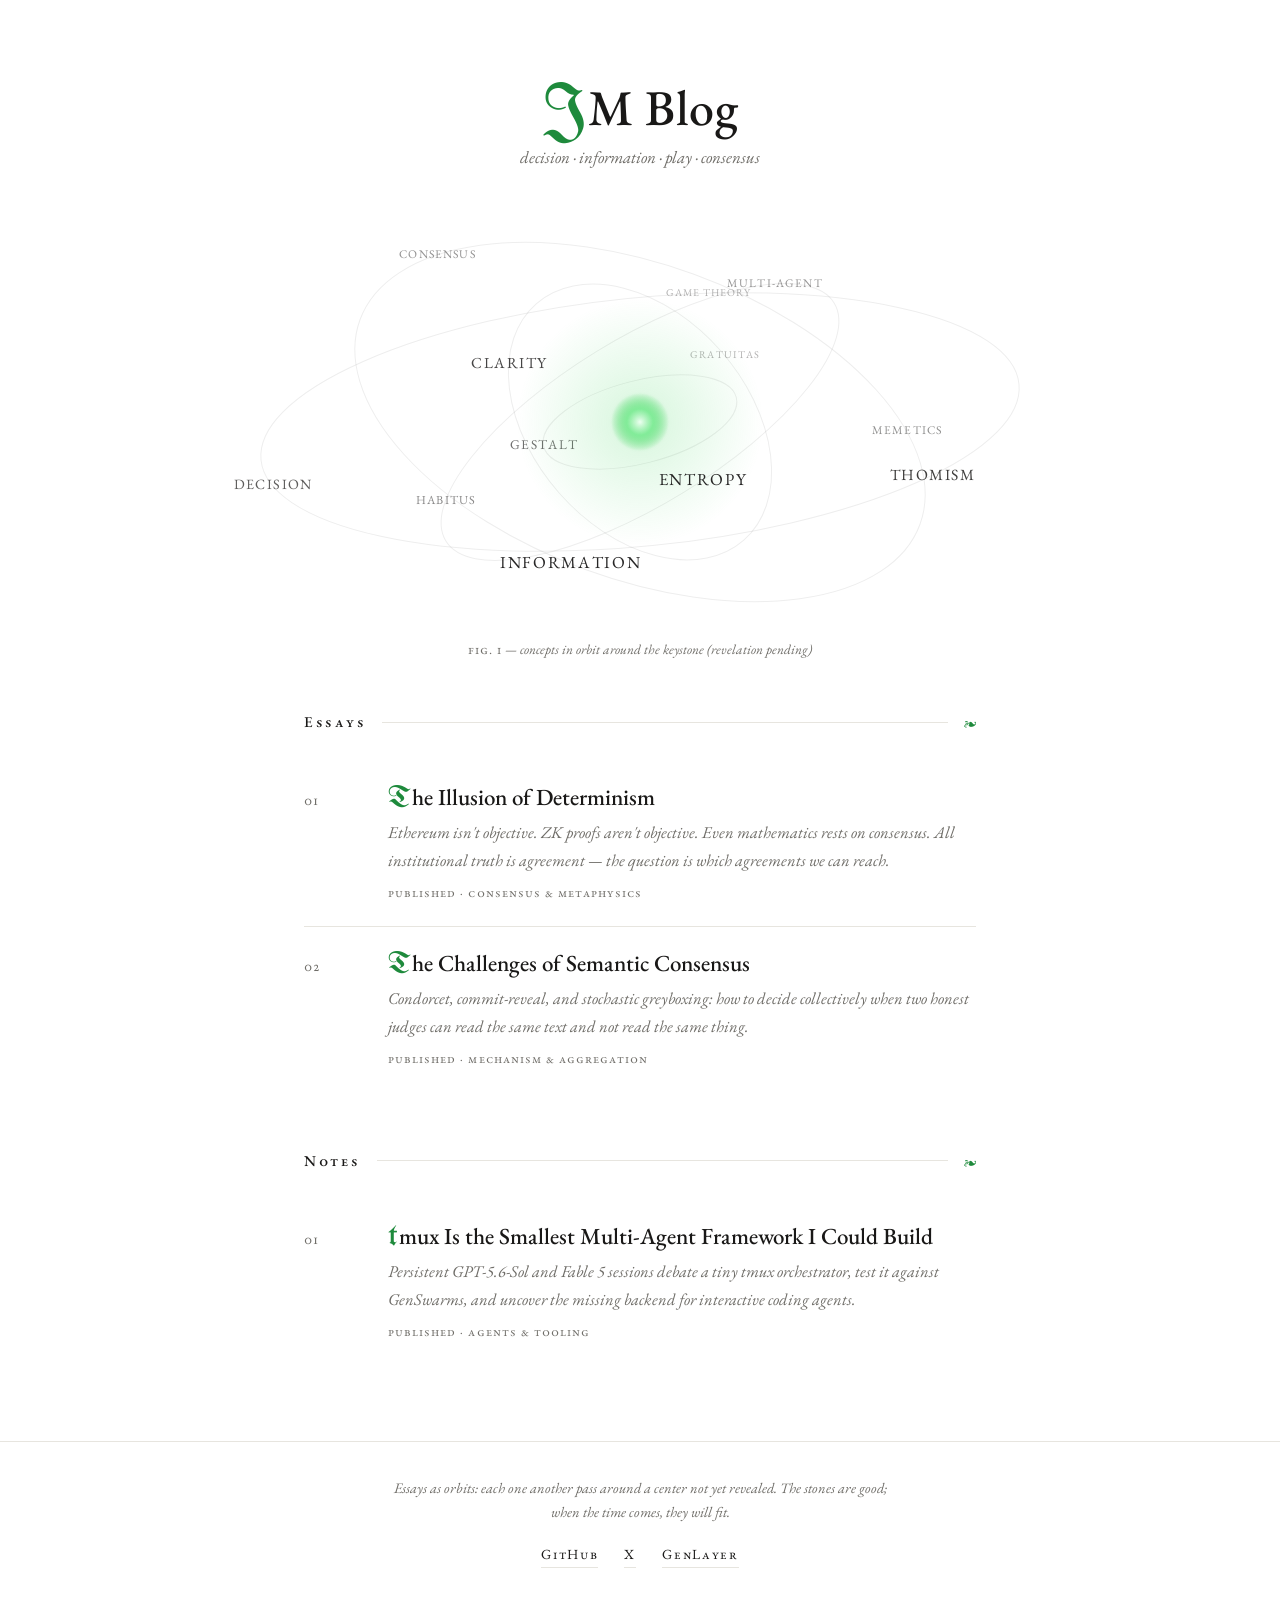
<file: index.html>
<!DOCTYPE html>
<html lang="en">
<head>
  <meta charset="utf-8">
  <meta name="viewport" content="width=device-width, initial-scale=1">
  <meta name="description" content="Essays in Orkish Thomism: decision, information, play, and consensus.">
  <meta name="theme-color" content="#ffffff">
  <title>JM Blog</title>
  <link rel="preconnect" href="https://fonts.googleapis.com">
  <link rel="preconnect" href="https://fonts.gstatic.com" crossorigin>
  <link href="https://fonts.googleapis.com/css2?family=EB+Garamond:ital,wght@0,400;0,500;1,400&family=UnifrakturMaguntia&display=swap" rel="stylesheet">
  <link rel="stylesheet" href="css/style.css">
  <link rel="icon" href="data:image/svg+xml,<svg xmlns='http://www.w3.org/2000/svg' viewBox='0 0 100 100'><text y='.9em' font-size='90'>❧</text></svg>">
</head>
<body>
  <a class="skip-link" href="#essays">Skip to essays</a>

  <header class="masthead">
    <div class="wrap">
      <h1 class="site-title"><span class="versal">J</span>M Blog</h1>
      <p class="tagline">decision · information · play · consensus</p>
    </div>
  </header>

  <main>
    <figure class="orbit-hero" aria-labelledby="orbit-caption">
      <canvas id="orbits" width="900" height="430" role="img" aria-label="Concepts orbiting a core of green light">
        Decision, information, consensus, and other concepts orbit a common center.
      </canvas>
      <figcaption class="orbit-caption" id="orbit-caption"><span class="k">fig. i</span> — concepts in orbit around the keystone <em>(revelation pending)</em></figcaption>
    </figure>

    <div class="catalog" id="essays">
      <div class="wrap">
        <section class="section" aria-labelledby="essays-heading">
          <div class="section-heading">
            <h2 id="essays-heading">Essays</h2>
            <div class="rule" aria-hidden="true"></div>
            <span class="ornament" aria-hidden="true">❧</span>
          </div>

          <article class="essay-entry">
            <div class="essay-number">01</div>
            <div>
              <h3 class="essay-title"><a href="posts/illusion-of-determinism.html"><span class="init">T</span>he Illusion of Determinism</a></h3>
              <p class="abstract">Ethereum isn't objective. ZK proofs aren't objective. Even mathematics rests on consensus. All institutional truth is agreement — the question is which agreements we can reach.</p>
              <p class="entry-meta">published · consensus &amp; metaphysics</p>
            </div>
          </article>

          <article class="essay-entry">
            <div class="essay-number">02</div>
            <div>
              <h3 class="essay-title"><a href="posts/semantic-consensus.html"><span class="init">T</span>he Challenges of Semantic Consensus</a></h3>
              <p class="abstract">Condorcet, commit-reveal, and stochastic greyboxing: how to decide collectively when two honest judges can read the same text and not read the same thing.</p>
              <p class="entry-meta">published · mechanism &amp; aggregation</p>
            </div>
          </article>

        </section>

        <section class="section" aria-labelledby="notes-heading">
          <div class="section-heading">
            <h2 id="notes-heading">Notes</h2>
            <div class="rule" aria-hidden="true"></div>
            <span class="ornament" aria-hidden="true">❧</span>
          </div>

          <article class="essay-entry">
            <div class="essay-number">01</div>
            <div>
              <h3 class="essay-title"><a href="skills/tmux-multi-agent-orchestrator.html"><span class="init">t</span>mux Is the Smallest Multi-Agent Framework I Could Build</a></h3>
              <p class="abstract">Persistent GPT-5.6-Sol and Fable 5 sessions debate a tiny tmux orchestrator, test it against GenSwarms, and uncover the missing backend for interactive coding agents.</p>
              <p class="entry-meta">published · agents &amp; tooling</p>
            </div>
          </article>
        </section>
      </div>
    </div>
  </main>

  <footer class="site-footer">
    <div class="wrap">
      <p class="colophon">Essays as orbits: each one another pass around a center not yet revealed. The stones are good; when the time comes, they will fit.</p>
      <div class="footer-links">
        <a href="https://github.com/jmlago" rel="me">GitHub</a>
        <a href="https://x.com/josemlago" rel="me">X</a>
        <a href="https://genlayer.com">GenLayer</a>
      </div>
    </div>
  </footer>

  <script>
  "use strict";
  (() => {
    const canvas = document.getElementById("orbits");
    const context = canvas.getContext("2d");
    if (!context) return;

    const reducedMotion = window.matchMedia("(prefers-reduced-motion: reduce)").matches;
    const orbitSpeed = 0.35;
    const concepts = [
      { text: "THOMISM", a: 0.92, b: 0.30, tilt: -0.10, speed: 0.00050, phase: 0.4 },
      { text: "DECISION", a: 0.92, b: 0.30, tilt: -0.10, speed: 0.00050, phase: 2.6 },
      { text: "GAME THEORY", a: 0.92, b: 0.30, tilt: -0.10, speed: 0.00050, phase: 4.6 },
      { text: "INFORMATION", a: 0.72, b: 0.38, tilt: 0.35, speed: 0.00066, phase: 1.2 },
      { text: "CONSENSUS", a: 0.72, b: 0.38, tilt: 0.35, speed: 0.00066, phase: 3.3 },
      { text: "MEMETICS", a: 0.72, b: 0.38, tilt: 0.35, speed: 0.00066, phase: 5.3 },
      { text: "ENTROPY", a: 0.55, b: 0.20, tilt: -0.55, speed: 0.00088, phase: 0.9 },
      { text: "HABITUS", a: 0.55, b: 0.20, tilt: -0.55, speed: 0.00088, phase: 3.0 },
      { text: "MULTI-AGENT", a: 0.55, b: 0.20, tilt: -0.55, speed: 0.00088, phase: 5.1 },
      { text: "CLARITY", a: 0.38, b: 0.26, tilt: 0.85, speed: 0.00115, phase: 1.8 },
      { text: "GRATUITAS", a: 0.38, b: 0.26, tilt: 0.85, speed: 0.00115, phase: 4.0 },
      { text: "GESTALT", a: 0.24, b: 0.10, tilt: -0.25, speed: 0.00150, phase: 2.2 }
    ];
    const rings = [
      { a: 0.92, b: 0.30, tilt: -0.10 },
      { a: 0.72, b: 0.38, tilt: 0.35 },
      { a: 0.55, b: 0.20, tilt: -0.55 },
      { a: 0.38, b: 0.26, tilt: 0.85 },
      { a: 0.24, b: 0.10, tilt: -0.25 }
    ];

    let width;
    let height;
    let centerX;
    let centerY;
    let radius;
    let animationFrame = 0;
    let resizeFrame = 0;

    function resize() {
      const pixelRatio = Math.min(window.devicePixelRatio || 1, 2);
      width = canvas.parentElement.clientWidth;
      height = Math.max(300, Math.min(460, Math.round(width * 0.48)));
      canvas.width = Math.round(width * pixelRatio);
      canvas.height = Math.round(height * pixelRatio);
      canvas.style.height = `${height}px`;
      centerX = width / 2;
      centerY = height / 2;
      radius = Math.min(width * (width < 560 ? 0.36 : 0.46), height * 1.05);
      context.setTransform(pixelRatio, 0, 0, pixelRatio, 0, 0);
    }

    function position(concept, time) {
      const angle = concept.phase + time * concept.speed * orbitSpeed;
      const x = Math.cos(angle) * concept.a * radius;
      const y = Math.sin(angle) * concept.b * radius;
      const cos = Math.cos(concept.tilt);
      const sin = Math.sin(concept.tilt);
      return {
        x: centerX + x * cos - y * sin,
        y: centerY + x * sin + y * cos,
        depth: Math.sin(angle)
      };
    }

    function drawWord(item) {
      const { concept, point } = item;
      const typeScale = width < 560 ? 0.84 : 1;
      const size = (13.5 + point.depth * 3.2) * typeScale;
      const alpha = 0.34 + ((point.depth + 1) / 2) * 0.6;
      const spacing = size * 0.10;
      const characters = Array.from(concept.text);
      context.font = `${size}px "EB Garamond", Georgia, serif`;
      const widths = characters.map((character) => context.measureText(character).width);
      const total = widths.reduce((sum, value) => sum + value, 0) + spacing * (characters.length - 1);

      context.save();
      context.translate(point.x, point.y);
      context.fillStyle = `rgba(25, 24, 23, ${alpha.toFixed(3)})`;
      context.textAlign = "center";
      context.textBaseline = "middle";
      let x = -total / 2;
      characters.forEach((character, index) => {
        context.fillText(character, x + widths[index] / 2, 0);
        x += widths[index] + spacing;
      });
      context.restore();
    }

    function draw(time) {
      context.clearRect(0, 0, width, height);
      context.strokeStyle = "rgba(25, 24, 23, 0.07)";
      context.lineWidth = 1;

      rings.forEach((ring) => {
        context.save();
        context.translate(centerX, centerY);
        context.rotate(ring.tilt);
        context.beginPath();
        context.ellipse(0, 0, ring.a * radius, ring.b * radius, 0, 0, Math.PI * 2);
        context.stroke();
        context.restore();
      });

      const visibleConcepts = width < 560
        ? concepts.filter((concept) => !["GAME THEORY", "MEMETICS", "MULTI-AGENT"].includes(concept.text))
        : concepts;
      const items = visibleConcepts
        .map((concept) => ({ concept, point: position(concept, time) }))
        .sort((left, right) => left.point.depth - right.point.depth);

      items.filter((item) => item.point.depth < 0).forEach(drawWord);

      const pulse = reducedMotion ? 0 : Math.sin(time * 0.0011) * 0.5 + 0.5;
      const coreRadius = 10 + pulse * 2.2;
      let glow = context.createRadialGradient(centerX, centerY, 0, centerX, centerY, 110 + pulse * 14);
      glow.addColorStop(0, "rgba(67, 214, 95, 0.50)");
      glow.addColorStop(0.25, "rgba(67, 214, 95, 0.16)");
      glow.addColorStop(1, "rgba(67, 214, 95, 0)");
      context.fillStyle = glow;
      context.beginPath();
      context.arc(centerX, centerY, 110 + pulse * 14, 0, Math.PI * 2);
      context.fill();

      glow = context.createRadialGradient(centerX, centerY, 0, centerX, centerY, coreRadius * 2.4);
      glow.addColorStop(0, "rgba(240, 255, 243, 0.98)");
      glow.addColorStop(0.45, "rgba(120, 235, 145, 0.85)");
      glow.addColorStop(1, "rgba(67, 214, 95, 0)");
      context.fillStyle = glow;
      context.beginPath();
      context.arc(centerX, centerY, coreRadius * 2.4, 0, Math.PI * 2);
      context.fill();

      items.filter((item) => item.point.depth >= 0).forEach(drawWord);
    }

    function loop(time) {
      draw(time);
      animationFrame = window.requestAnimationFrame(loop);
    }

    function renderStill() {
      draw(9000);
    }

    window.addEventListener("resize", () => {
      window.cancelAnimationFrame(resizeFrame);
      resizeFrame = window.requestAnimationFrame(() => {
        resize();
        if (reducedMotion) renderStill();
      });
    });

    document.addEventListener("visibilitychange", () => {
      if (reducedMotion) return;
      if (document.hidden) {
        window.cancelAnimationFrame(animationFrame);
        animationFrame = 0;
      } else if (!animationFrame) {
        animationFrame = window.requestAnimationFrame(loop);
      }
    });

    resize();
    if (reducedMotion) {
      renderStill();
      if (document.fonts) document.fonts.ready.then(renderStill);
    } else {
      animationFrame = window.requestAnimationFrame(loop);
    }
  })();
  </script>
</body>
</html>
</file>
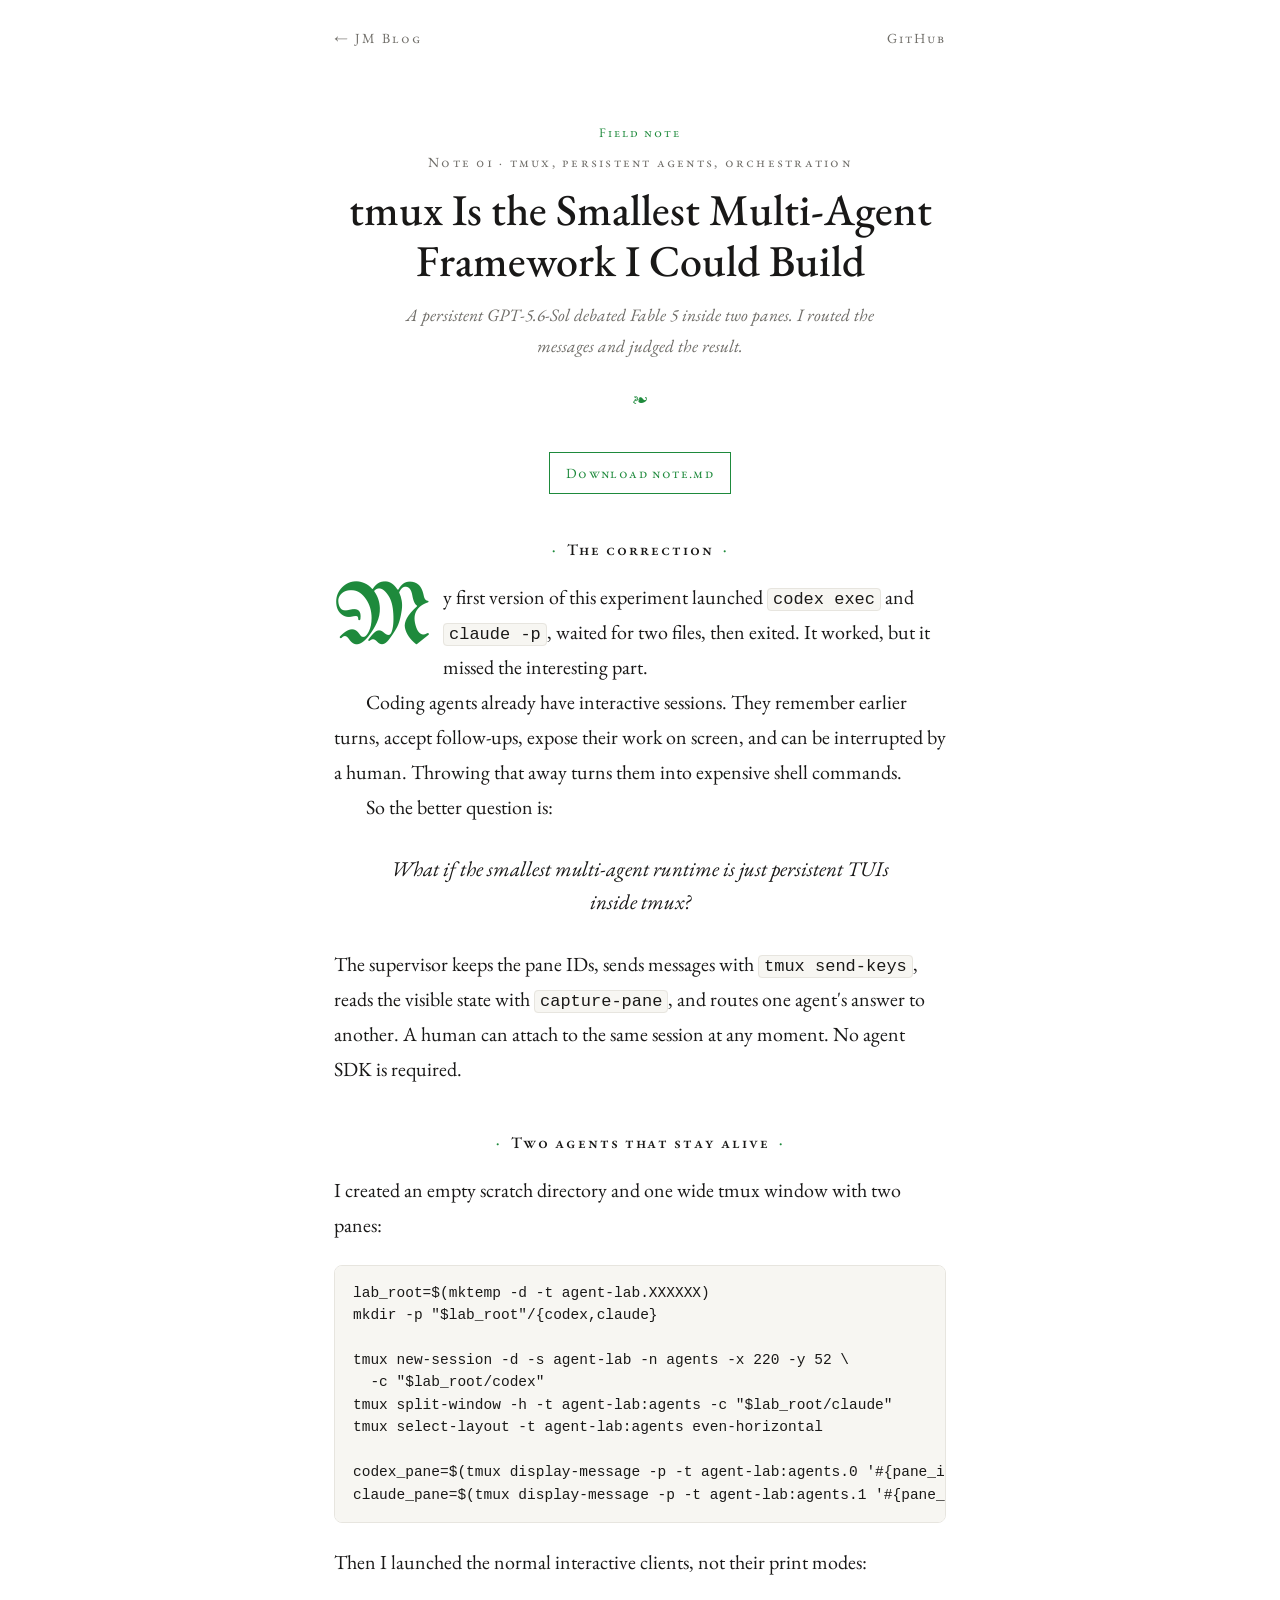
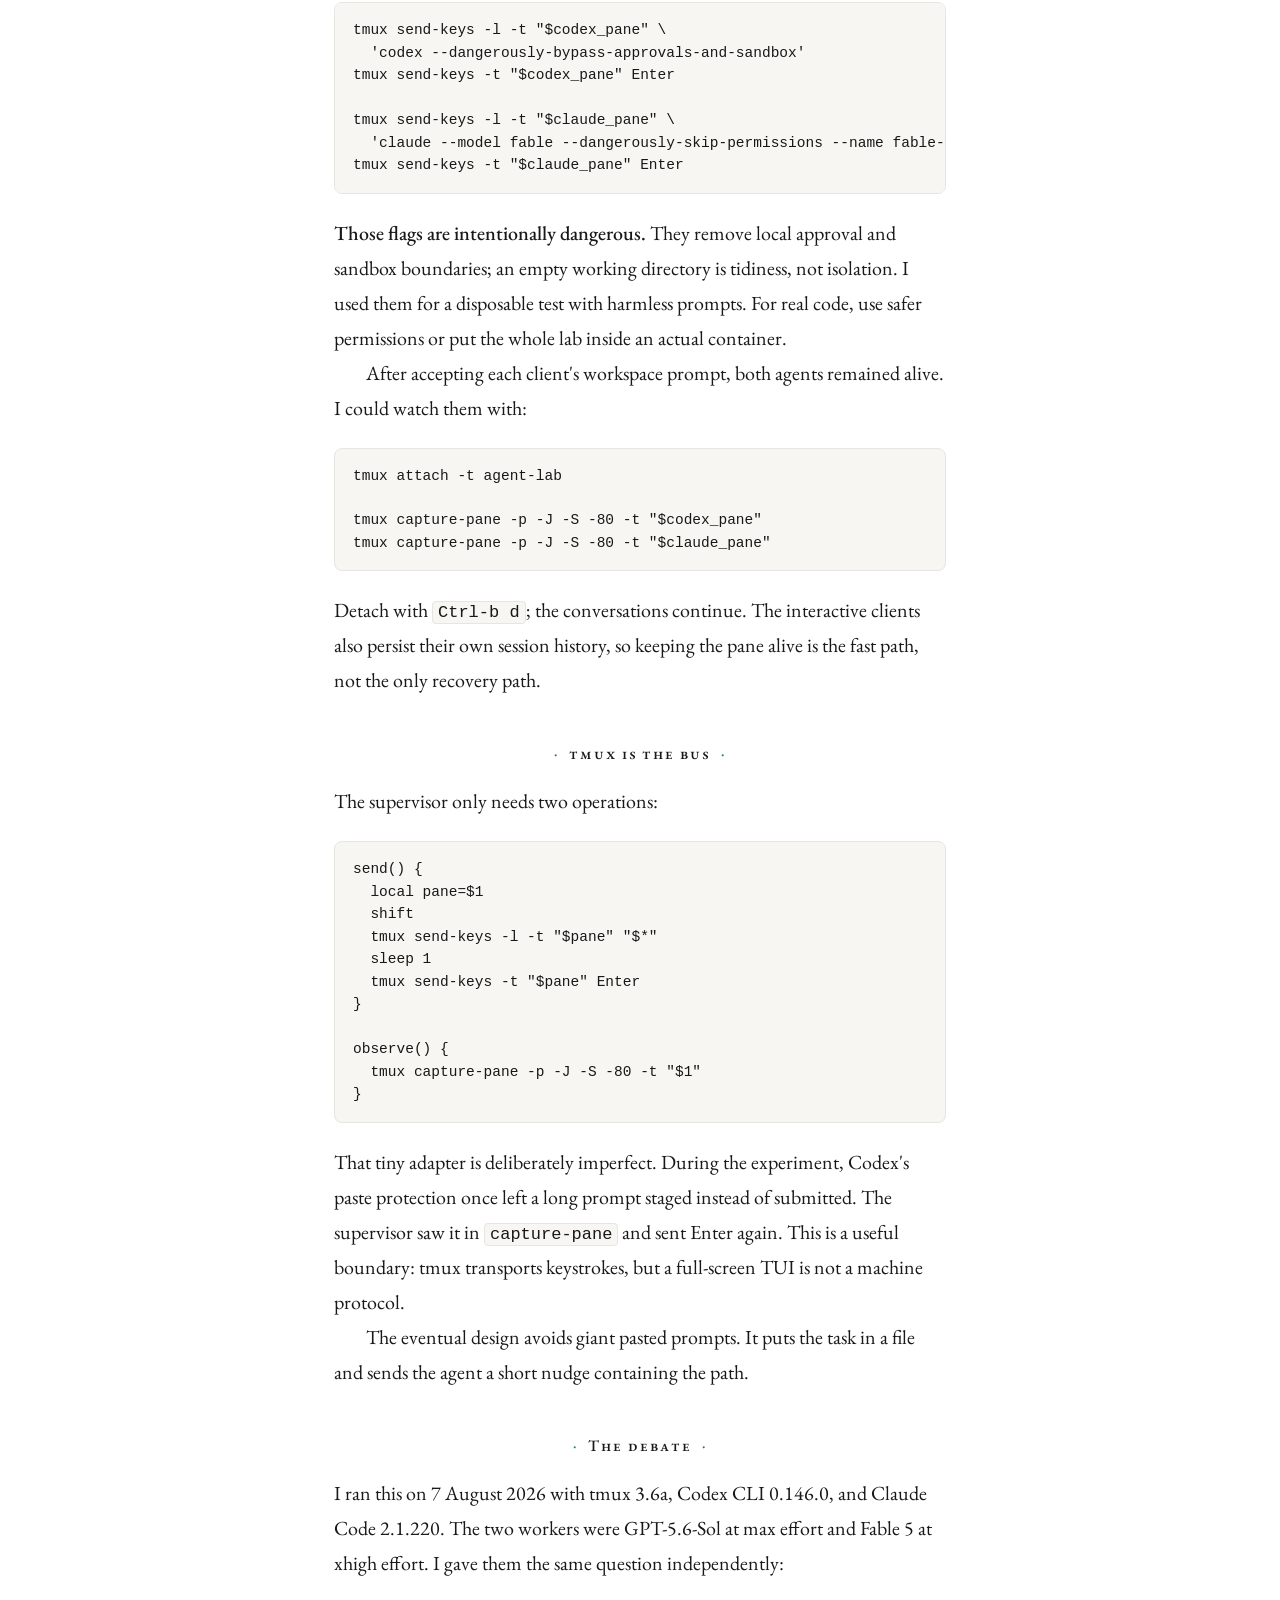
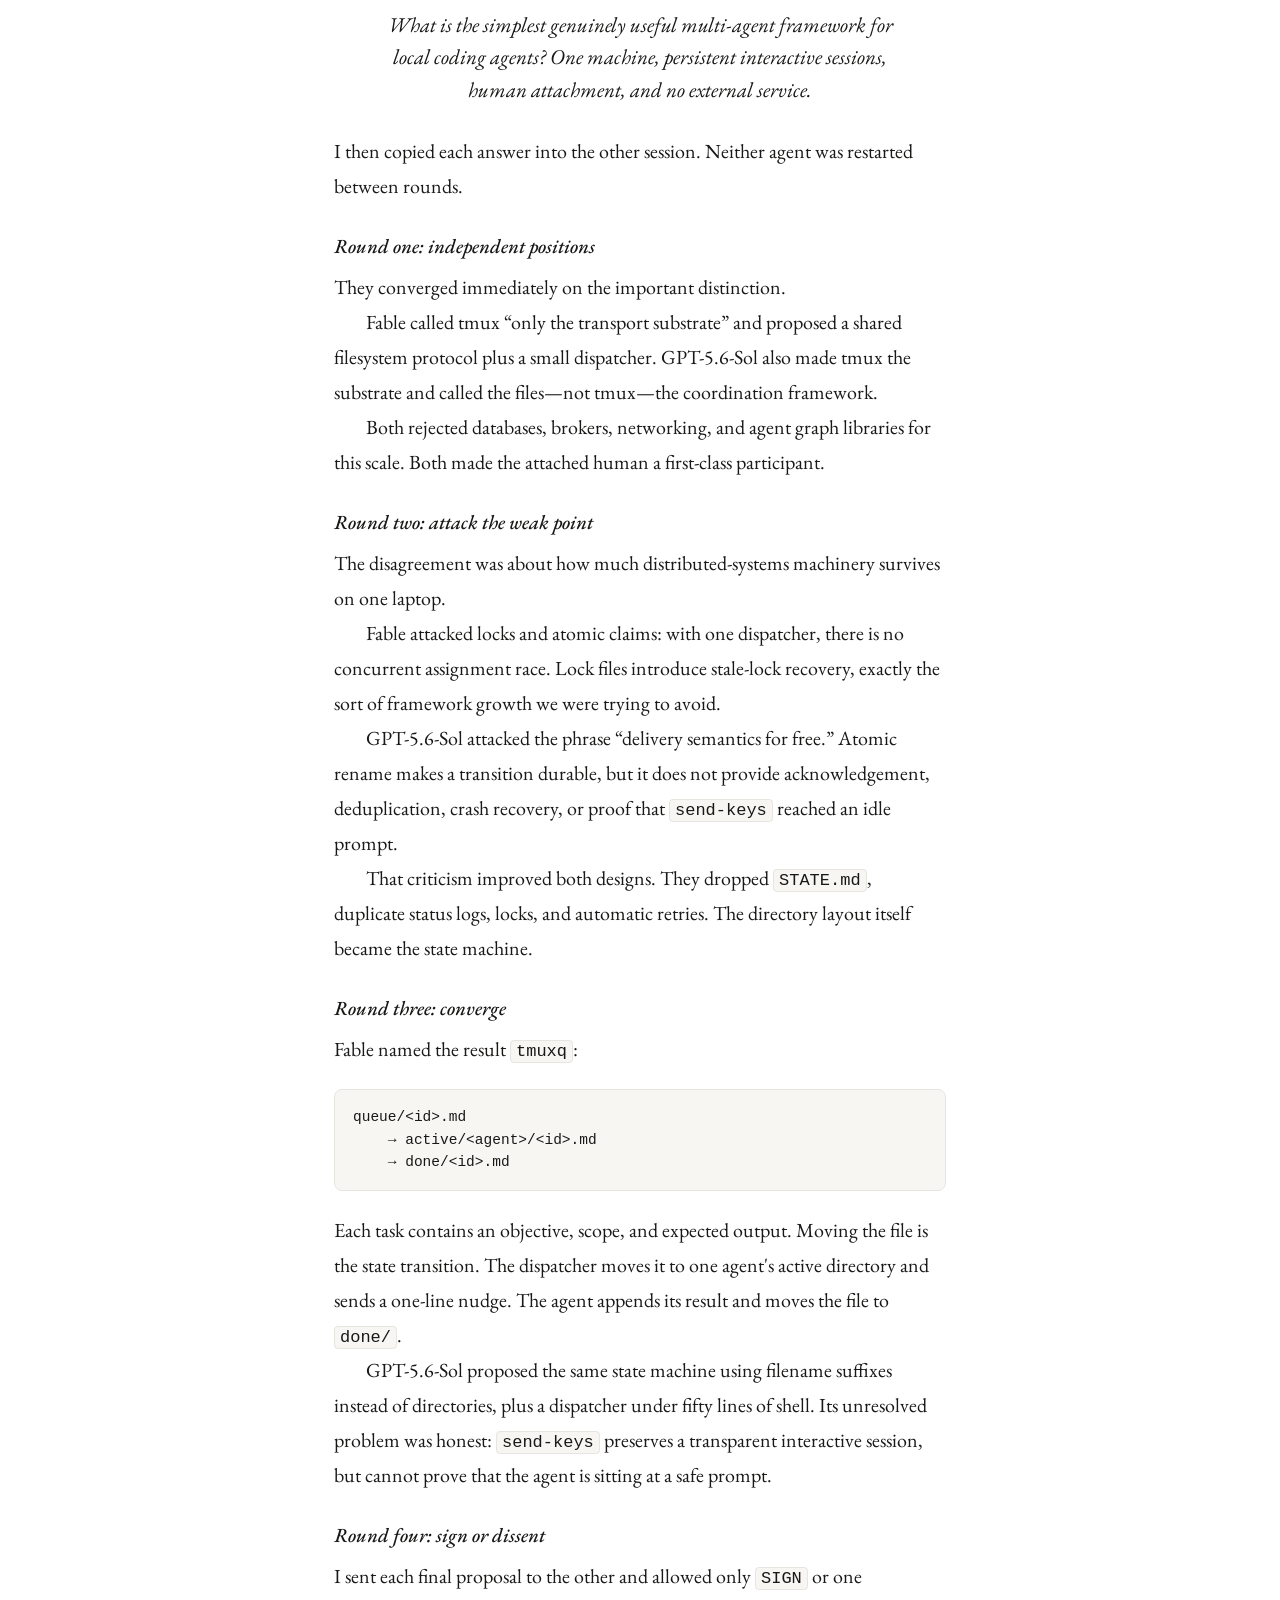
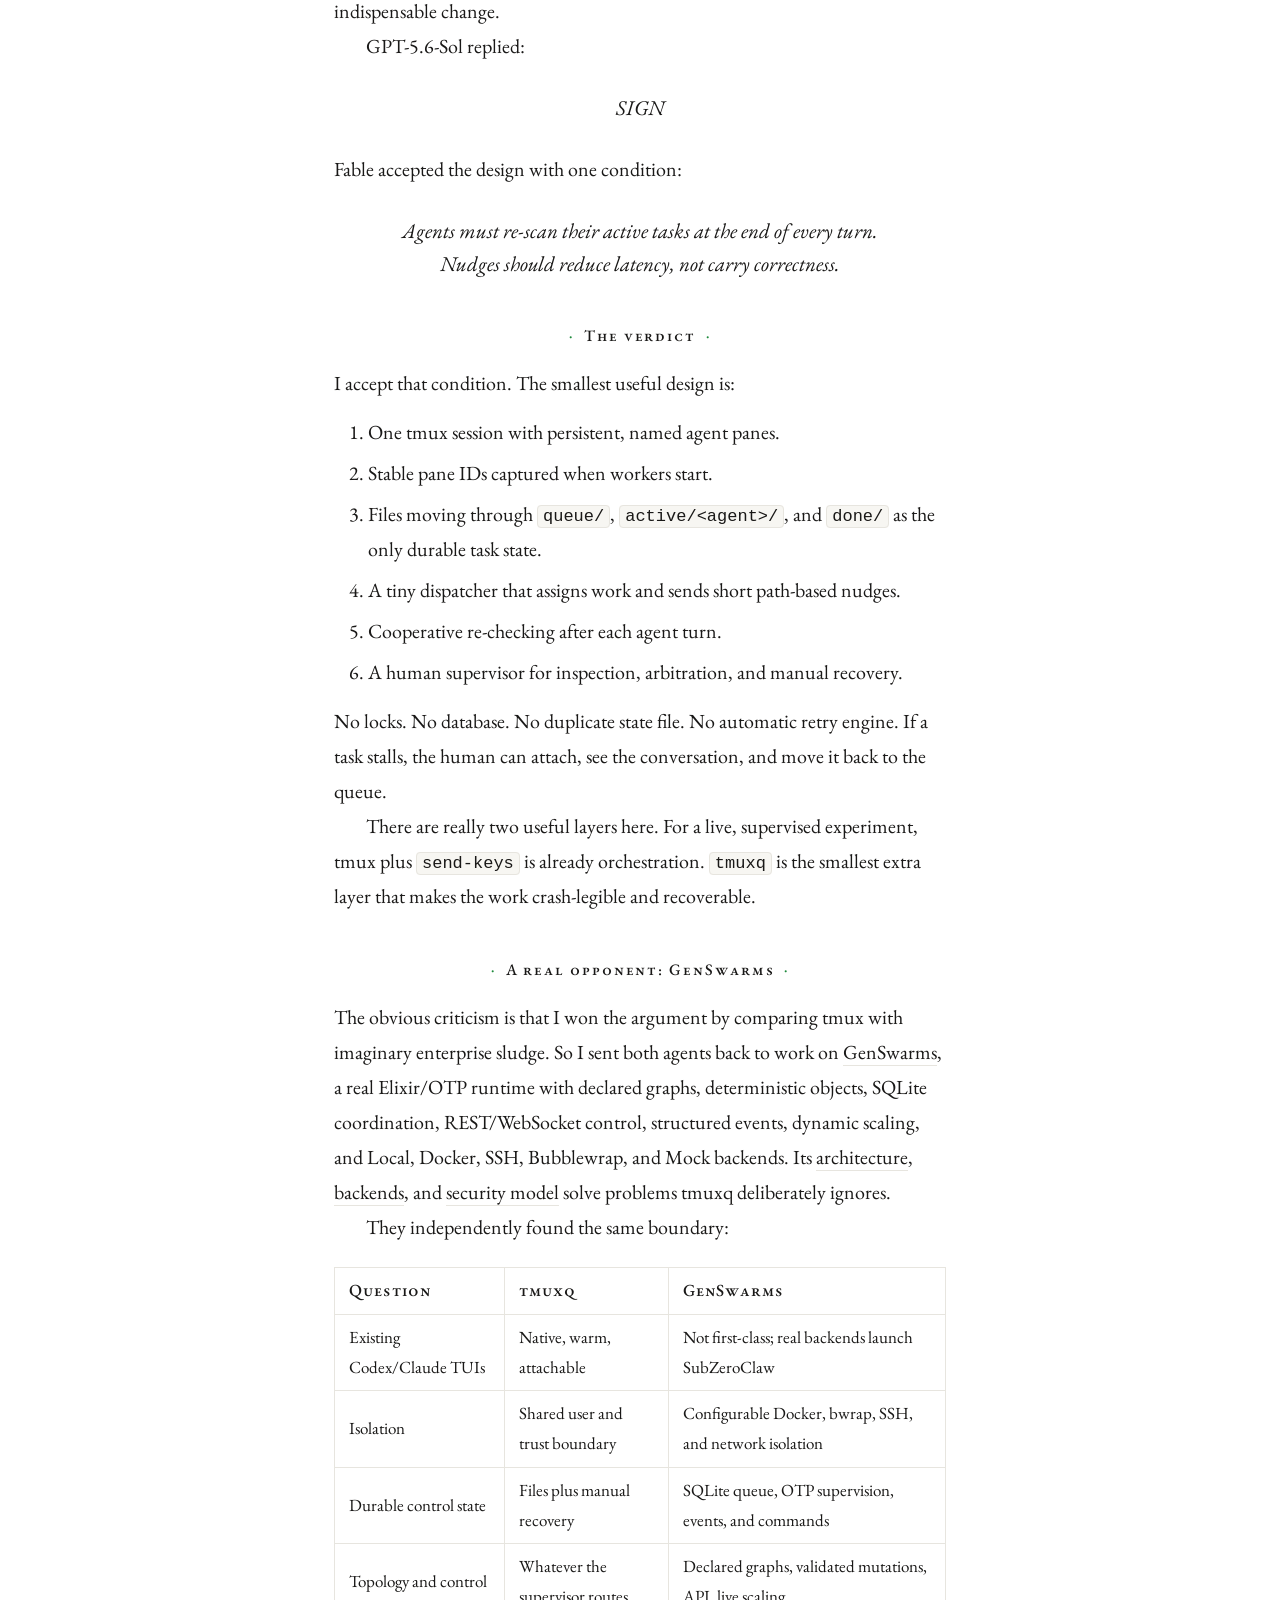
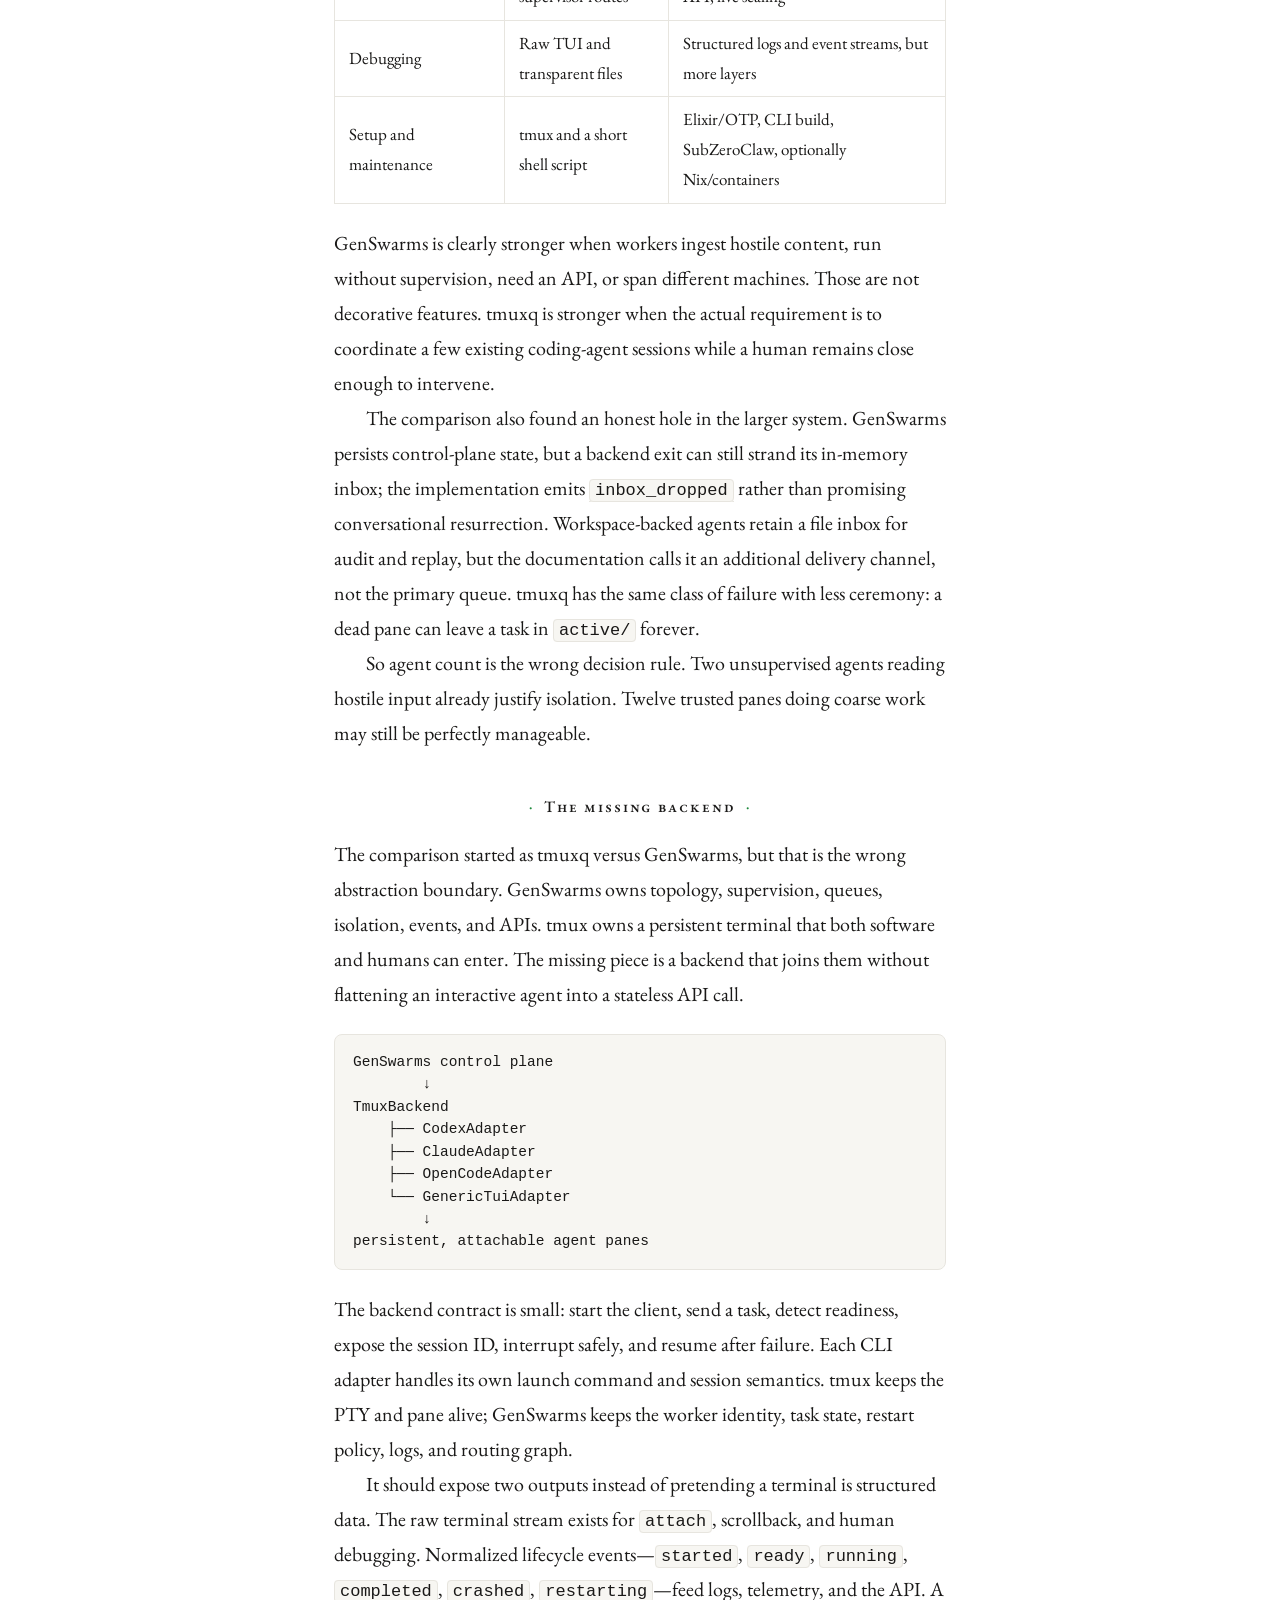
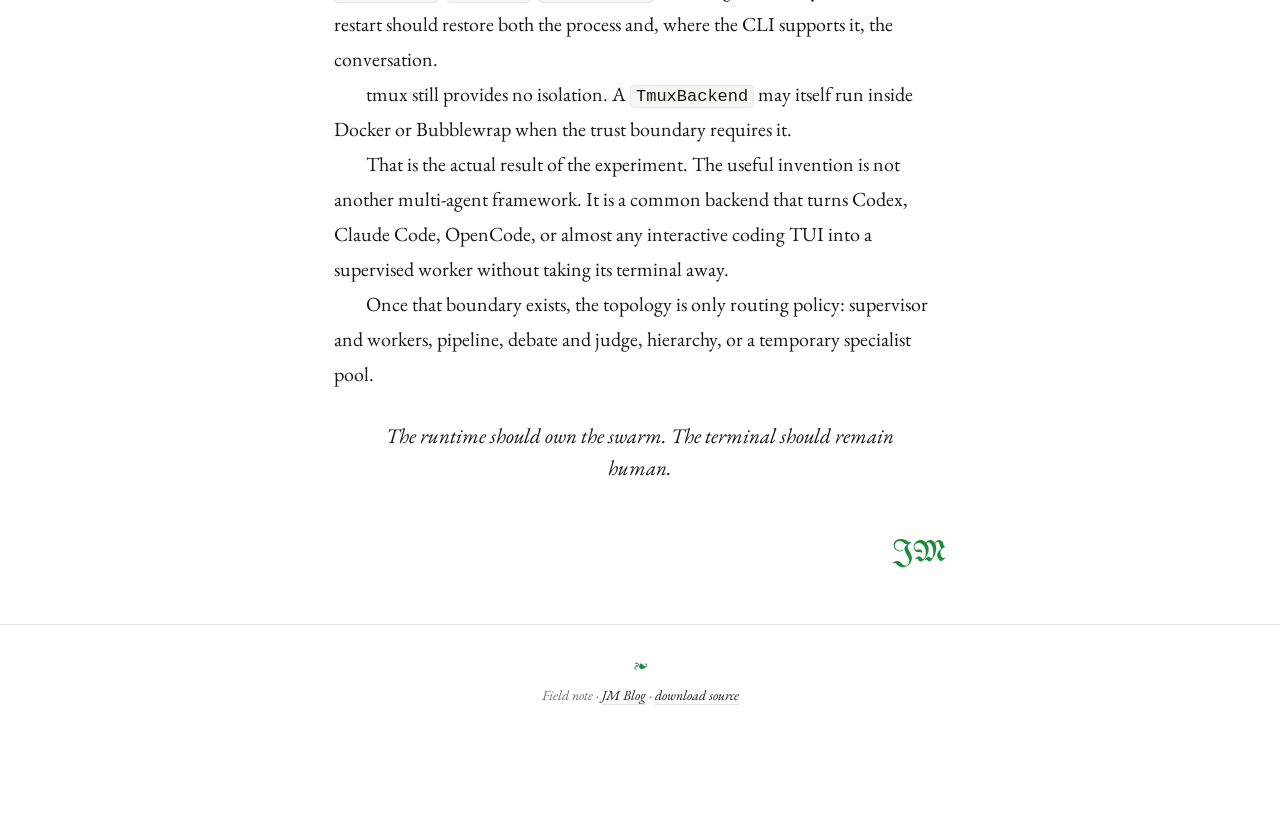
<file: skills/tmux-multi-agent-orchestrator.html>
<!DOCTYPE html>
<html lang="en">
<head>
  <meta charset="utf-8">
  <meta name="viewport" content="width=device-width, initial-scale=1">
  <meta name="description" content="A live multi-agent debate discovers a missing tmux backend for supervising persistent Codex, Claude Code, and OpenCode TUIs.">
  <meta name="theme-color" content="#ffffff">
  <title>tmux Is the Smallest Multi-Agent Framework I Could Build · JM Blog</title>
  <link rel="preconnect" href="https://fonts.googleapis.com">
  <link rel="preconnect" href="https://fonts.gstatic.com" crossorigin>
  <link href="https://fonts.googleapis.com/css2?family=EB+Garamond:ital,wght@0,400;0,500;1,400;1,500&family=UnifrakturMaguntia&display=swap" rel="stylesheet">
  <link rel="stylesheet" href="../css/essay.css">
  <link rel="icon" href="data:image/svg+xml,<svg xmlns='http://www.w3.org/2000/svg' viewBox='0 0 100 100'><text y='.9em' font-size='90'>❧</text></svg>">
</head>
<body>
  <nav aria-label="Note navigation">
    <div class="wrap">
      <a href="../index.html">&larr; JM Blog</a>
      <a href="https://github.com/jmlago" rel="me">GitHub</a>
    </div>
  </nav>

  <header class="head">
    <div class="wrap">
      <span class="skill-badge">Field note</span>
      <p class="qnum">Note 01 · tmux, persistent agents, orchestration</p>
      <h1>tmux Is the Smallest Multi-Agent Framework I Could Build</h1>
      <p class="epigraph">A persistent GPT-5.6-Sol debated Fable 5 inside two panes. I routed the messages and judged the result.</p>
      <div class="orn" aria-hidden="true">❧</div>
    </div>
  </header>

  <article>
    <div class="wrap">
      <div class="download-wrap">
        <a href="tmux-multi-agent-orchestrator.md" download class="download-btn">Download note.md</a>
      </div>

      <h2>The correction</h2>

      <p class="dropcap">My first version of this experiment launched <code>codex exec</code> and <code>claude -p</code>, waited for two files, then exited. It worked, but it missed the interesting part.</p>

      <p>Coding agents already have interactive sessions. They remember earlier turns, accept follow-ups, expose their work on screen, and can be interrupted by a human. Throwing that away turns them into expensive shell commands.</p>

      <p>So the better question is:</p>

      <blockquote>
        What if the smallest multi-agent runtime is just persistent TUIs inside tmux?
      </blockquote>

      <p>The supervisor keeps the pane IDs, sends messages with <code>tmux send-keys</code>, reads the visible state with <code>capture-pane</code>, and routes one agent's answer to another. A human can attach to the same session at any moment. No agent SDK is required.</p>

      <h2>Two agents that stay alive</h2>

      <p>I created an empty scratch directory and one wide tmux window with two panes:</p>

      <pre><code class="language-bash">lab_root=$(mktemp -d -t agent-lab.XXXXXX)
mkdir -p "$lab_root"/{codex,claude}

tmux new-session -d -s agent-lab -n agents -x 220 -y 52 \
  -c "$lab_root/codex"
tmux split-window -h -t agent-lab:agents -c "$lab_root/claude"
tmux select-layout -t agent-lab:agents even-horizontal

codex_pane=$(tmux display-message -p -t agent-lab:agents.0 '#{pane_id}')
claude_pane=$(tmux display-message -p -t agent-lab:agents.1 '#{pane_id}')</code></pre>

      <p>Then I launched the normal interactive clients, not their print modes:</p>

      <pre><code class="language-bash">tmux send-keys -l -t "$codex_pane" \
  'codex --dangerously-bypass-approvals-and-sandbox'
tmux send-keys -t "$codex_pane" Enter

tmux send-keys -l -t "$claude_pane" \
  'claude --model fable --dangerously-skip-permissions --name fable-worker'
tmux send-keys -t "$claude_pane" Enter</code></pre>

      <p><strong>Those flags are intentionally dangerous.</strong> They remove local approval and sandbox boundaries; an empty working directory is tidiness, not isolation. I used them for a disposable test with harmless prompts. For real code, use safer permissions or put the whole lab inside an actual container.</p>

      <p>After accepting each client's workspace prompt, both agents remained alive. I could watch them with:</p>

      <pre><code class="language-bash">tmux attach -t agent-lab

tmux capture-pane -p -J -S -80 -t "$codex_pane"
tmux capture-pane -p -J -S -80 -t "$claude_pane"</code></pre>

      <p>Detach with <code>Ctrl-b d</code>; the conversations continue. The interactive clients also persist their own session history, so keeping the pane alive is the fast path, not the only recovery path.</p>

      <h2>tmux is the bus</h2>

      <p>The supervisor only needs two operations:</p>

      <pre><code class="language-bash">send() {
  local pane=$1
  shift
  tmux send-keys -l -t "$pane" "$*"
  sleep 1
  tmux send-keys -t "$pane" Enter
}

observe() {
  tmux capture-pane -p -J -S -80 -t "$1"
}</code></pre>

      <p>That tiny adapter is deliberately imperfect. During the experiment, Codex's paste protection once left a long prompt staged instead of submitted. The supervisor saw it in <code>capture-pane</code> and sent Enter again. This is a useful boundary: tmux transports keystrokes, but a full-screen TUI is not a machine protocol.</p>

      <p>The eventual design avoids giant pasted prompts. It puts the task in a file and sends the agent a short nudge containing the path.</p>

      <h2>The debate</h2>

      <p>I ran this on 7 August 2026 with tmux 3.6a, Codex CLI 0.146.0, and Claude Code 2.1.220. The two workers were GPT-5.6-Sol at max effort and Fable 5 at xhigh effort. I gave them the same question independently:</p>

      <blockquote>
        What is the simplest genuinely useful multi-agent framework for local coding agents? One machine, persistent interactive sessions, human attachment, and no external service.
      </blockquote>

      <p>I then copied each answer into the other session. Neither agent was restarted between rounds.</p>

      <h3>Round one: independent positions</h3>

      <p>They converged immediately on the important distinction.</p>

      <p>Fable called tmux “only the transport substrate” and proposed a shared filesystem protocol plus a small dispatcher. GPT-5.6-Sol also made tmux the substrate and called the files—not tmux—the coordination framework.</p>

      <p>Both rejected databases, brokers, networking, and agent graph libraries for this scale. Both made the attached human a first-class participant.</p>

      <h3>Round two: attack the weak point</h3>

      <p>The disagreement was about how much distributed-systems machinery survives on one laptop.</p>

      <p>Fable attacked locks and atomic claims: with one dispatcher, there is no concurrent assignment race. Lock files introduce stale-lock recovery, exactly the sort of framework growth we were trying to avoid.</p>

      <p>GPT-5.6-Sol attacked the phrase “delivery semantics for free.” Atomic rename makes a transition durable, but it does not provide acknowledgement, deduplication, crash recovery, or proof that <code>send-keys</code> reached an idle prompt.</p>

      <p>That criticism improved both designs. They dropped <code>STATE.md</code>, duplicate status logs, locks, and automatic retries. The directory layout itself became the state machine.</p>

      <h3>Round three: converge</h3>

      <p>Fable named the result <code>tmuxq</code>:</p>

      <pre><code class="language-text">queue/&lt;id&gt;.md
    → active/&lt;agent&gt;/&lt;id&gt;.md
    → done/&lt;id&gt;.md</code></pre>

      <p>Each task contains an objective, scope, and expected output. Moving the file is the state transition. The dispatcher moves it to one agent's active directory and sends a one-line nudge. The agent appends its result and moves the file to <code>done/</code>.</p>

      <p>GPT-5.6-Sol proposed the same state machine using filename suffixes instead of directories, plus a dispatcher under fifty lines of shell. Its unresolved problem was honest: <code>send-keys</code> preserves a transparent interactive session, but cannot prove that the agent is sitting at a safe prompt.</p>

      <h3>Round four: sign or dissent</h3>

      <p>I sent each final proposal to the other and allowed only <code>SIGN</code> or one indispensable change.</p>

      <p>GPT-5.6-Sol replied:</p>

      <blockquote>
        SIGN
      </blockquote>

      <p>Fable accepted the design with one condition:</p>

      <blockquote>
        Agents must re-scan their active tasks at the end of every turn. Nudges should reduce latency, not carry correctness.
      </blockquote>

      <h2>The verdict</h2>

      <p>I accept that condition. The smallest useful design is:</p>

      <ol>
        <li>One tmux session with persistent, named agent panes.</li>
        <li>Stable pane IDs captured when workers start.</li>
        <li>Files moving through <code>queue/</code>, <code>active/&lt;agent&gt;/</code>, and <code>done/</code> as the only durable task state.</li>
        <li>A tiny dispatcher that assigns work and sends short path-based nudges.</li>
        <li>Cooperative re-checking after each agent turn.</li>
        <li>A human supervisor for inspection, arbitration, and manual recovery.</li>
      </ol>

      <p>No locks. No database. No duplicate state file. No automatic retry engine. If a task stalls, the human can attach, see the conversation, and move it back to the queue.</p>

      <p>There are really two useful layers here. For a live, supervised experiment, tmux plus <code>send-keys</code> is already orchestration. <code>tmuxq</code> is the smallest extra layer that makes the work crash-legible and recoverable.</p>

      <h2>A real opponent: GenSwarms</h2>

      <p>The obvious criticism is that I won the argument by comparing tmux with imaginary enterprise sludge. So I sent both agents back to work on <a href="https://github.com/genlayerlabs/genswarms">GenSwarms</a>, a real Elixir/OTP runtime with declared graphs, deterministic objects, SQLite coordination, REST/WebSocket control, structured events, dynamic scaling, and Local, Docker, SSH, Bubblewrap, and Mock backends. Its <a href="https://github.com/genlayerlabs/genswarms/blob/main/docs/architecture.md">architecture</a>, <a href="https://github.com/genlayerlabs/genswarms/blob/main/docs/backends.md">backends</a>, and <a href="https://github.com/genlayerlabs/genswarms/blob/main/docs/security.md">security model</a> solve problems tmuxq deliberately ignores.</p>

      <p>They independently found the same boundary:</p>

      <table>
        <thead>
          <tr>
            <th>Question</th>
            <th>tmuxq</th>
            <th>GenSwarms</th>
          </tr>
        </thead>
        <tbody>
          <tr>
            <td>Existing Codex/Claude TUIs</td>
            <td>Native, warm, attachable</td>
            <td>Not first-class; real backends launch SubZeroClaw</td>
          </tr>
          <tr>
            <td>Isolation</td>
            <td>Shared user and trust boundary</td>
            <td>Configurable Docker, bwrap, SSH, and network isolation</td>
          </tr>
          <tr>
            <td>Durable control state</td>
            <td>Files plus manual recovery</td>
            <td>SQLite queue, OTP supervision, events, and commands</td>
          </tr>
          <tr>
            <td>Topology and control</td>
            <td>Whatever the supervisor routes</td>
            <td>Declared graphs, validated mutations, API, live scaling</td>
          </tr>
          <tr>
            <td>Debugging</td>
            <td>Raw TUI and transparent files</td>
            <td>Structured logs and event streams, but more layers</td>
          </tr>
          <tr>
            <td>Setup and maintenance</td>
            <td>tmux and a short shell script</td>
            <td>Elixir/OTP, CLI build, SubZeroClaw, optionally Nix/containers</td>
          </tr>
        </tbody>
      </table>

      <p>GenSwarms is clearly stronger when workers ingest hostile content, run without supervision, need an API, or span different machines. Those are not decorative features. tmuxq is stronger when the actual requirement is to coordinate a few existing coding-agent sessions while a human remains close enough to intervene.</p>

      <p>The comparison also found an honest hole in the larger system. GenSwarms persists control-plane state, but a backend exit can still strand its in-memory inbox; the implementation emits <a href="https://github.com/genlayerlabs/genswarms/blob/9295e257cf64e29920968fb09e7b9f6ee8d08eed/lib/genswarms/agents/agent_server.ex#L384-L396"><code>inbox_dropped</code></a> rather than promising conversational resurrection. Workspace-backed agents retain a file inbox for audit and replay, but the documentation calls it an additional delivery channel, not the primary queue. tmuxq has the same class of failure with less ceremony: a dead pane can leave a task in <code>active/</code> forever.</p>

      <p>So agent count is the wrong decision rule. Two unsupervised agents reading hostile input already justify isolation. Twelve trusted panes doing coarse work may still be perfectly manageable.</p>

      <h2>The missing backend</h2>

      <p>The comparison started as tmuxq versus GenSwarms, but that is the wrong abstraction boundary. GenSwarms owns topology, supervision, queues, isolation, events, and APIs. tmux owns a persistent terminal that both software and humans can enter. The missing piece is a backend that joins them without flattening an interactive agent into a stateless API call.</p>

      <pre><code class="language-text">GenSwarms control plane
        ↓
TmuxBackend
    ├── CodexAdapter
    ├── ClaudeAdapter
    ├── OpenCodeAdapter
    └── GenericTuiAdapter
        ↓
persistent, attachable agent panes</code></pre>

      <p>The backend contract is small: start the client, send a task, detect readiness, expose the session ID, interrupt safely, and resume after failure. Each CLI adapter handles its own launch command and session semantics. tmux keeps the PTY and pane alive; GenSwarms keeps the worker identity, task state, restart policy, logs, and routing graph.</p>

      <p>It should expose two outputs instead of pretending a terminal is structured data. The raw terminal stream exists for <code>attach</code>, scrollback, and human debugging. Normalized lifecycle events—<code>started</code>, <code>ready</code>, <code>running</code>, <code>completed</code>, <code>crashed</code>, <code>restarting</code>—feed logs, telemetry, and the API. A restart should restore both the process and, where the CLI supports it, the conversation.</p>

      <p>tmux still provides no isolation. A <code>TmuxBackend</code> may itself run inside Docker or Bubblewrap when the trust boundary requires it.</p>

      <p>That is the actual result of the experiment. The useful invention is not another multi-agent framework. It is a common backend that turns Codex, Claude Code, OpenCode, or almost any interactive coding TUI into a supervised worker without taking its terminal away.</p>

      <p>Once that boundary exists, the topology is only routing policy: supervisor and workers, pipeline, debate and judge, hierarchy, or a temporary specialist pool.</p>

      <blockquote>
        The runtime should own the swarm. The terminal should remain human.
      </blockquote>

      <div class="signature">JM</div>
    </div>
  </article>

  <footer class="colophon">
    <div class="wrap">
      <span class="orn" aria-hidden="true">❧</span>
      Field note · <a href="../index.html">JM Blog</a> · <a href="tmux-multi-agent-orchestrator.md" download>download source</a>
    </div>
  </footer>
</body>
</html>
</file>
<file: css/style.css>
/* Editorial landing theme — JM Blog */
:root {
  color-scheme: light;
  --paper: #fff;
  --ink: #191817;
  --muted: #6f6d68;
  --hair: #e7e5df;
  --green: #1e8a3c;
  --selection: #dff5e4;
}

* {
  box-sizing: border-box;
  margin: 0;
  padding: 0;
}

html {
  scroll-behavior: smooth;
}

body {
  min-width: 280px;
  background: var(--paper);
  color: var(--ink);
  font-family: "EB Garamond", Georgia, serif;
  font-size: 19px;
  line-height: 1.7;
  text-rendering: optimizeLegibility;
}

.wrap {
  width: min(100%, 720px);
  margin: 0 auto;
  padding-inline: 24px;
}

a {
  color: var(--ink);
  text-decoration: none;
  border-bottom: 1px solid var(--hair);
  transition: border-color 0.2s ease, color 0.2s ease;
}

a:hover {
  color: var(--green);
  border-color: var(--green);
}

:focus-visible {
  outline: 2px solid var(--green);
  outline-offset: 3px;
}

::selection {
  background: var(--selection);
}

.skip-link {
  position: fixed;
  top: 12px;
  left: 12px;
  z-index: 10;
  padding: 6px 10px;
  background: var(--paper);
  border: 1px solid var(--green);
  transform: translateY(-200%);
}

.skip-link:focus {
  transform: translateY(0);
}

/* Masthead */
.masthead {
  padding: 70px 0 8px;
  text-align: center;
}

.site-title {
  margin-top: 10px;
  font-size: clamp(34px, 5.5vw, 50px);
  font-weight: 500;
  letter-spacing: 0.01em;
  line-height: 1.1;
}

.site-title .versal,
.essay-title .init {
  color: var(--green);
  font-family: "UnifrakturMaguntia", serif;
  font-weight: 400;
  line-height: 0;
}

.site-title .versal {
  margin-right: 1px;
  font-size: 1.25em;
  vertical-align: -0.05em;
}

.tagline {
  margin-top: 8px;
  color: var(--muted);
  font-size: 17px;
  font-style: italic;
}

/* Orbit hero */
.orbit-hero {
  position: relative;
  width: min(100%, 900px);
  margin: 26px auto 6px;
}

#orbits {
  display: block;
  width: 100%;
  height: auto;
}

.orbit-caption {
  margin-top: 2px;
  padding-inline: 24px;
  color: var(--muted);
  font-size: 13.5px;
  font-style: italic;
  line-height: 1.45;
  text-align: center;
}

.orbit-caption .k {
  font-variant: small-caps;
  font-style: normal;
  letter-spacing: 0.08em;
}

/* Catalog */
.catalog {
  padding: 44px 0 20px;
}

.section {
  margin-bottom: 56px;
}

.section-heading {
  display: flex;
  align-items: center;
  gap: 16px;
  margin-bottom: 26px;
}

.section-heading h2 {
  color: var(--ink);
  font-size: 15px;
  font-variant: small-caps;
  font-weight: 500;
  letter-spacing: 0.18em;
  white-space: nowrap;
}

.section-heading .rule {
  flex: 1;
  height: 1px;
  background: var(--hair);
}

.section-heading .ornament {
  color: var(--green);
  font-size: 13px;
}

.essay-entry {
  display: grid;
  grid-template-columns: 64px 1fr;
  gap: 20px;
  padding: 22px 0;
  border-bottom: 1px solid var(--hair);
}

.essay-entry:last-child {
  border-bottom: 0;
}

.essay-number {
  padding-top: 6px;
  color: var(--muted);
  font-size: 14px;
  font-variant: small-caps;
  letter-spacing: 0.1em;
}

.essay-title {
  font-size: 23px;
  font-weight: 500;
  line-height: 1.3;
}

.essay-title .init {
  margin-right: 1px;
  font-size: 1.35em;
  vertical-align: -0.06em;
}

.essay-title a {
  border-bottom: 0;
}

.essay-title a:hover {
  color: var(--green);
}

.abstract {
  margin-top: 5px;
  color: var(--muted);
  font-size: 16.5px;
  font-style: italic;
}

.entry-meta {
  margin-top: 8px;
  color: var(--muted);
  font-size: 13px;
  font-variant: small-caps;
  letter-spacing: 0.08em;
}

/* Footer */
.site-footer {
  padding: 34px 0 70px;
  border-top: 1px solid var(--hair);
  text-align: center;
}

.colophon {
  max-width: 520px;
  margin: 0 auto 18px;
  color: var(--muted);
  font-size: 14.5px;
  font-style: italic;
}

.footer-links {
  display: flex;
  flex-wrap: wrap;
  justify-content: center;
  gap: 12px 26px;
  font-size: 14px;
  font-variant: small-caps;
  letter-spacing: 0.12em;
}

/* 404 */
.error-page {
  display: grid;
  min-height: 100vh;
  place-items: center;
  padding: 48px 24px;
  text-align: center;
}

.error-mark {
  color: var(--green);
  font-family: "UnifrakturMaguntia", serif;
  font-size: clamp(92px, 24vw, 180px);
  font-weight: 400;
  line-height: 0.8;
}

.error-page h1 {
  margin-top: 28px;
  font-size: clamp(28px, 6vw, 42px);
  font-weight: 500;
}

.error-page p {
  max-width: 430px;
  margin: 10px auto 24px;
  color: var(--muted);
  font-style: italic;
}

.home-link {
  font-size: 14px;
  font-variant: small-caps;
  letter-spacing: 0.14em;
}

@media (max-width: 560px) {
  .masthead {
    padding-top: 48px;
  }

  .orbit-hero {
    margin-top: 18px;
  }

  .catalog {
    padding-top: 34px;
  }

  .essay-entry {
    grid-template-columns: 1fr;
    gap: 4px;
  }

  .essay-number {
    padding-top: 0;
  }
}

@media (prefers-reduced-motion: reduce) {
  html {
    scroll-behavior: auto;
  }

  *,
  *::before,
  *::after {
    transition-duration: 0.01ms !important;
  }
}
</file>
<file: css/essay.css>
/* Editorial reading theme — JM Blog */
:root {
  color-scheme: light;
  --paper: #fff;
  --ink: #191817;
  --muted: #6f6d68;
  --hair: #e7e5df;
  --green: #1e8a3c;
  --code-paper: #f7f6f2;
  --selection: #dff5e4;
}

* {
  box-sizing: border-box;
  margin: 0;
  padding: 0;
}

html {
  scroll-behavior: smooth;
}

body {
  min-width: 280px;
  background: var(--paper);
  color: var(--ink);
  font-family: "EB Garamond", Georgia, serif;
  font-size: 20px;
  line-height: 1.75;
  text-rendering: optimizeLegibility;
}

.wrap {
  width: min(100%, 660px);
  margin: 0 auto;
  padding-inline: 24px;
}

a {
  color: var(--ink);
  text-decoration: none;
  border-bottom: 1px solid var(--hair);
  overflow-wrap: anywhere;
  transition: border-color 0.2s ease, color 0.2s ease;
}

a:hover {
  color: var(--green);
  border-color: var(--green);
}

:focus-visible {
  outline: 2px solid var(--green);
  outline-offset: 3px;
}

::selection {
  background: var(--selection);
}

nav {
  padding: 26px 0;
}

nav .wrap {
  display: flex;
  align-items: baseline;
  justify-content: space-between;
  gap: 20px;
}

nav a {
  color: var(--muted);
  border-bottom: 0;
  font-size: 14px;
  font-variant: small-caps;
  letter-spacing: 0.14em;
}

nav a:hover {
  color: var(--green);
}

.head {
  padding: 36px 0 10px;
  text-align: center;
}

.qnum {
  color: var(--muted);
  font-size: 14px;
  font-variant: small-caps;
  letter-spacing: 0.16em;
  line-height: 1.5;
}

h1 {
  margin: 12px 0 14px;
  font-size: clamp(30px, 5vw, 44px);
  font-weight: 500;
  line-height: 1.15;
}

.epigraph {
  max-width: 480px;
  margin: 0 auto;
  color: var(--muted);
  font-size: 17.5px;
  font-style: italic;
}

.epigraph .who {
  display: block;
  margin-top: 4px;
  font-size: 13.5px;
  font-style: normal;
  font-variant: small-caps;
  letter-spacing: 0.08em;
}

.head .orn {
  margin: 22px 0 6px;
  color: var(--green);
  font-size: 15px;
}

article {
  padding: 22px 0 30px;
}

article p {
  margin-bottom: 0;
  text-indent: 1.6em;
}

article p.dropcap,
article h2 + p,
article h3 + p,
article blockquote + p,
article pre + p,
article ul + p,
article ol + p,
article table + p,
article .disputa + p,
article .download-wrap + p {
  text-indent: 0;
}

article strong {
  font-weight: 500;
}

article ul,
article ol {
  margin: 14px 0 14px 34px;
}

article li {
  margin-bottom: 6px;
}

h2 {
  margin: 44px 0 18px;
  color: var(--ink);
  font-size: 16px;
  font-variant: small-caps;
  font-weight: 500;
  letter-spacing: 0.12em;
  line-height: 1.5;
  text-align: center;
}

h2::before,
h2::after {
  margin: 0 10px;
  color: var(--green);
  content: "·";
}

h3 {
  margin: 28px 0 10px;
  font-size: 20px;
  font-style: italic;
  font-weight: 500;
  line-height: 1.4;
}

.dropcap::first-letter {
  float: left;
  padding: 6px 12px 0 0;
  color: var(--green);
  font-family: "UnifrakturMaguntia", serif;
  font-size: 4.4em;
  line-height: 0.78;
}

blockquote {
  max-width: 520px;
  margin: 28px auto;
  font-size: 21px;
  font-style: italic;
  line-height: 1.55;
  text-align: center;
}

.katex {
  font-size: 1.02em;
}

.katex-display {
  overflow-x: auto;
  overflow-y: hidden;
  padding-block: 4px;
}

table {
  display: block;
  width: max-content;
  max-width: 100%;
  margin: 22px auto;
  overflow-x: auto;
  border-collapse: collapse;
  font-size: 17px;
}

th,
td {
  padding: 8px 14px;
  border: 1px solid var(--hair);
  text-align: left;
}

th {
  font-variant: small-caps;
  font-weight: 500;
  letter-spacing: 0.06em;
}

pre {
  margin: 22px 0;
  padding: 16px 18px;
  overflow-x: auto;
  background: var(--code-paper);
  border: 1px solid var(--hair);
  border-radius: 8px;
  font-size: 14.5px;
  line-height: 1.55;
  tab-size: 2;
}

code {
  font-family: ui-monospace, "SFMono-Regular", Consolas, "Liberation Mono", monospace;
}

p code,
li code {
  padding: 1px 5px;
  background: var(--code-paper);
  border: 1px solid var(--hair);
  border-radius: 4px;
  font-size: 0.85em;
}

.signature {
  margin-top: 42px;
  color: var(--green);
  font-family: "UnifrakturMaguntia", serif;
  font-size: 30px;
  text-align: right;
}

.colophon {
  margin-top: 14px;
  padding: 26px 0 70px;
  border-top: 1px solid var(--hair);
  color: var(--muted);
  font-size: 14px;
  font-style: italic;
  text-align: center;
}

.colophon .orn {
  display: block;
  margin-bottom: 8px;
  color: var(--green);
  font-style: normal;
}

.colophon code {
  font-size: 12.5px;
  font-style: normal;
}

/* Quaestio structure (optional per essay) */
.disputa {
  margin: 26px 0;
  padding-left: 22px;
  border-left: 1px solid var(--hair);
}

.disputa .label {
  display: block;
  margin-bottom: 4px;
  color: var(--green);
  font-size: 14px;
  font-variant: small-caps;
  letter-spacing: 0.14em;
}

.disputa p {
  font-size: 18.5px;
  text-indent: 0;
}

sup.fn {
  color: var(--green);
  font-size: 0.65em;
}

.notes {
  margin-top: 46px;
  padding-top: 18px;
  border-top: 1px solid var(--hair);
}

.notes h4 {
  margin-bottom: 10px;
  color: var(--muted);
  font-size: 14px;
  font-variant: small-caps;
  font-weight: 500;
  letter-spacing: 0.14em;
}

.notes ol {
  padding-left: 20px;
  color: var(--muted);
  font-size: 15.5px;
}

.notes li {
  margin-bottom: 6px;
}

/* Downloadable notes */
.skill-badge {
  display: inline-block;
  margin-bottom: 8px;
  color: var(--green);
  font-size: 13px;
  font-variant: small-caps;
  letter-spacing: 0.14em;
}

.download-wrap {
  margin: 4px 0 28px;
  text-align: center;
}

.download-btn {
  display: inline-block;
  padding: 8px 16px;
  border: 1px solid var(--green);
  color: var(--green);
  font-size: 14px;
  font-variant: small-caps;
  letter-spacing: 0.1em;
}

.download-btn:hover {
  background: var(--selection);
}

@media (max-width: 560px) {
  body {
    font-size: 18px;
    line-height: 1.7;
  }

  nav {
    padding-top: 20px;
  }

  .head {
    padding-top: 24px;
  }

  .qnum {
    font-size: 12.5px;
    letter-spacing: 0.12em;
  }

  h2::before,
  h2::after {
    margin-inline: 6px;
  }

  article ul,
  article ol {
    margin-left: 24px;
  }

  pre {
    margin-inline: -8px;
    padding: 14px;
    font-size: 13px;
  }
}

@media (prefers-reduced-motion: reduce) {
  html {
    scroll-behavior: auto;
  }

  *,
  *::before,
  *::after {
    transition-duration: 0.01ms !important;
  }
}
</file>
